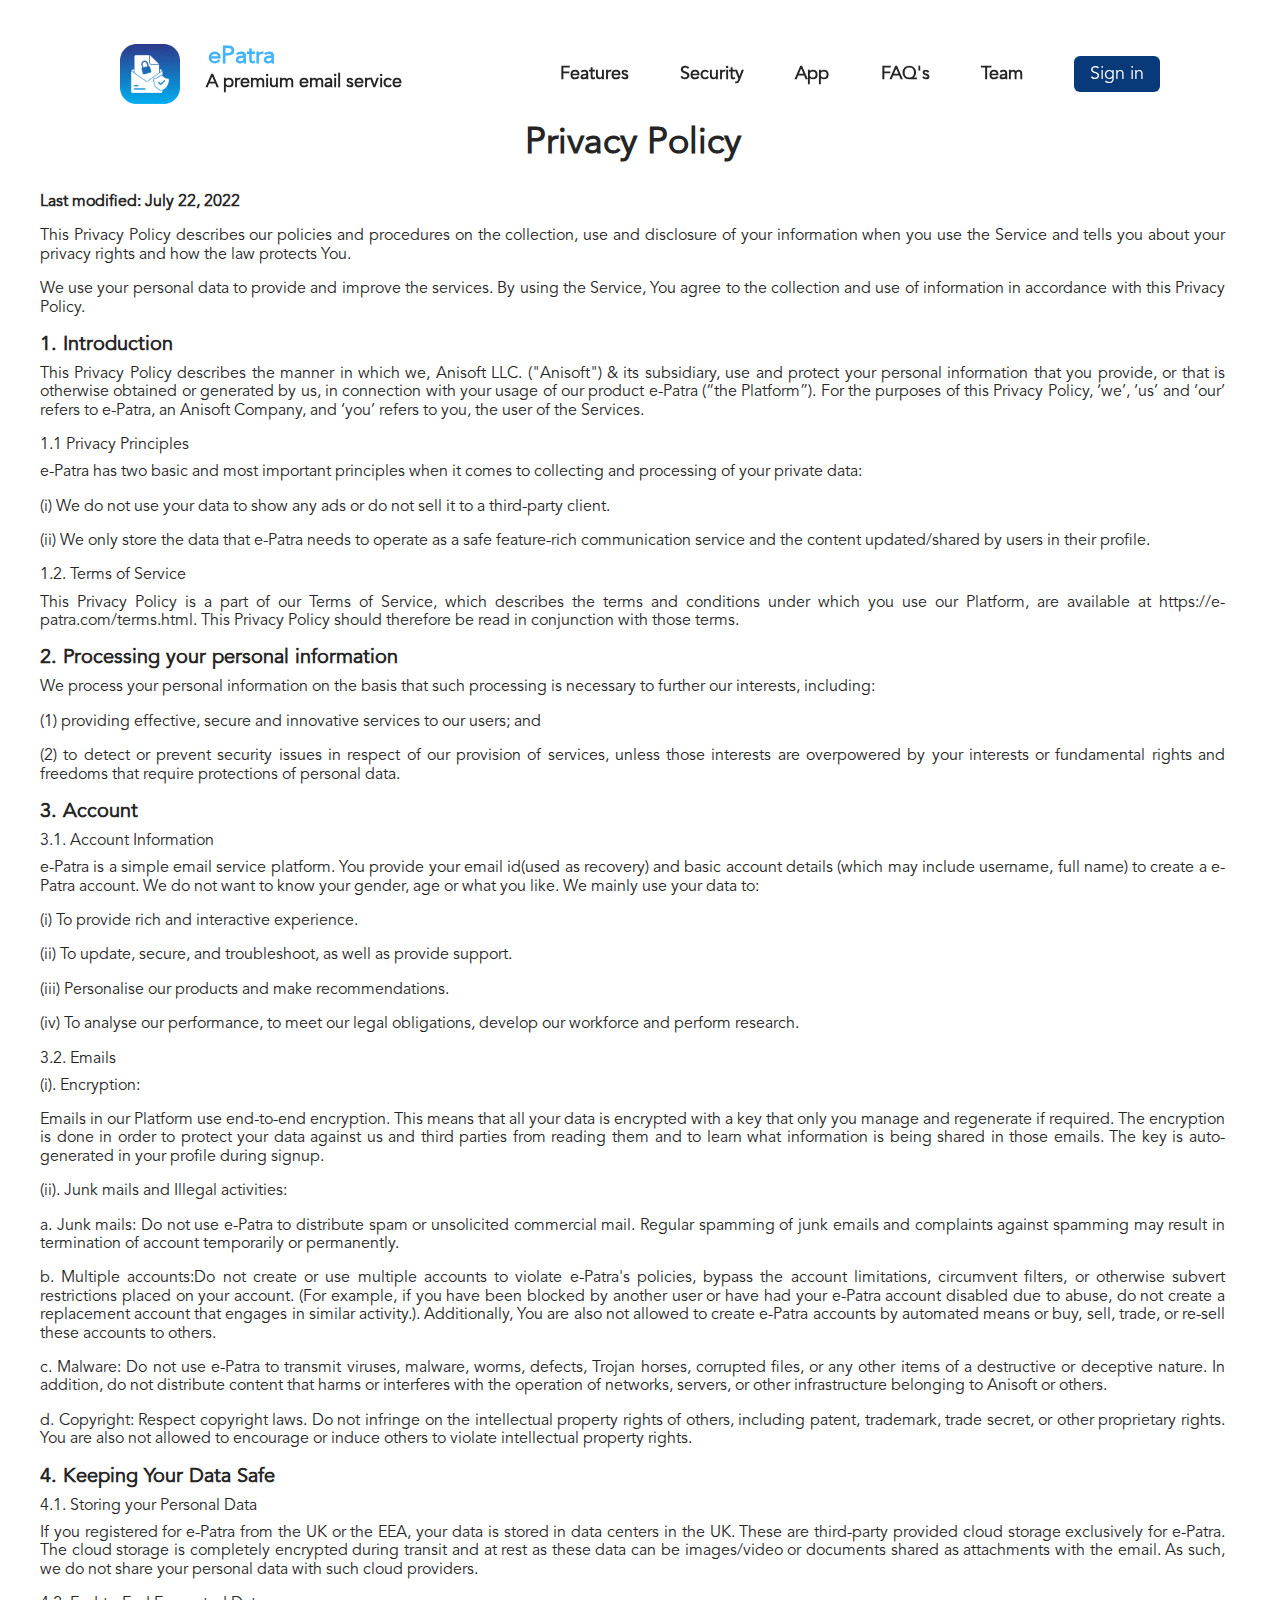
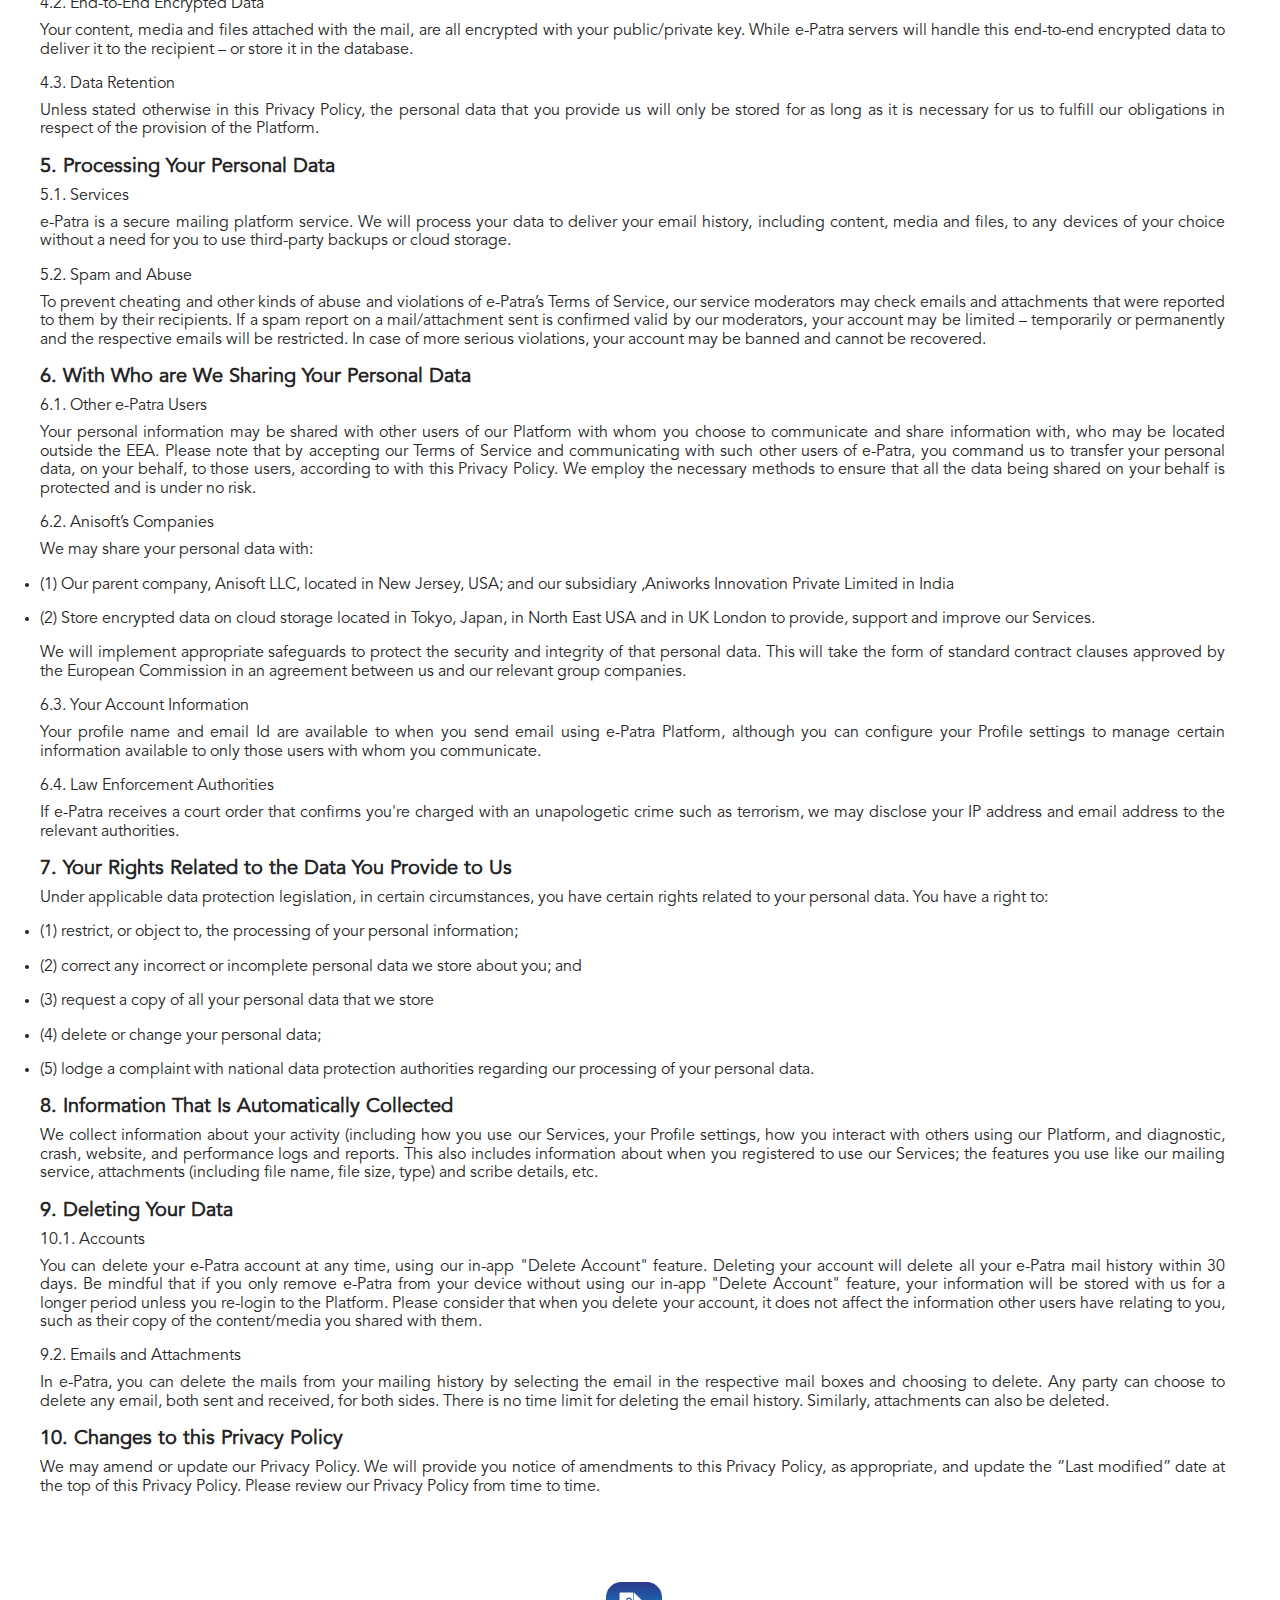
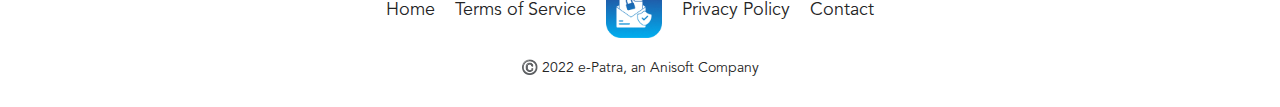
<file: privacy.html>
<!DOCTYPE html>
<html lang="en">

<head>
    <meta charset="UTF-8">
    <meta http-equiv="X-UA-Compatible" content="IE=edge">
    <meta name="viewport" content="width=device-width, initial-scale=1.0">
    <link rel="shortcut icon" href="assets/E-patra logo 1.png" type="image/x-icon">
    <link rel="stylesheet" href="css/bootstrap.min.css">
    <link rel="stylesheet" href="css/style.css">

    <title>e-Patra</title>
</head>

<body>

 <!-- /////////////////////////////////////////////////////////////////////////
        Navbar Starts Here 
    /////////////////////////////////////////////////////////////////////////////
    -->

    <nav class="navbar hide" id="nav">
        <a class="logo" href="./index.html">
            <img src="assets/E-patra logo 1.png" alt="Logo" class="Logo" id="logo1">
            <div>
                <div class="webName">
                    ePatra
                </div>
                <div class="webNameTag">
                    A premium email service
                </div>
            </div>
        </a>




        <div class="navLinks">
            <ul>
                <a href="#Features" class="navLink">
                    <li>
                        Features
                    </li>

                </a>
                <a href="#Security" class="navLink">
                    <li>
                        Security
                    </li>

                </a>
                <a href="#Apps" class="navLink">
                    <li>
                        App
                    </li>

                </a>

                <a href="#FAQ" class="navLink">
                    <li>
                        FAQ's
                    </li>

                </a>
                <a href="#Team" class="navLink">
                    <li>
                        Team
                    </li>

                </a>
                <a href="Signin" class="primaryBtn">
                    <li>
                        Sign in
                    </li>

                </a>

            </ul>


        </div>

        <div class="burger">
            <div class="menu"></div>
        </div>
    </nav>


    <!-- /////////////////////////////////////////////////////////////////////////
        Navbar Ends Here 
    /////////////////////////////////////////////////////////////////////////////
    -->



     <!-- ***** Special Area Start ***** -->
  <section class="special-area section_padding_0_50 lrpadding" id="about">
    <div class="container">
      <div class="row">
        <div class="col-12">
          <!-- Section Heading Area -->
          <div class="section-heading text-center">
          <br>  <h2 class="title">Privacy Policy</h2>
           
          </div>
        </div>
      </div>

      <div class="row">
        <!-- Single Special Area -->
        <div class="col-12">
              <div class="text-justify wow fadeInUp" data-wow-delay="0.2s">
               <br>
                <p><strong class="font-weight-bold">Last modified: July 22, 2022</strong></p>
            <p>This Privacy Policy describes our policies and procedures on the collection, use and disclosure of your information when you use the Service and tells you about your privacy rights and how the law protects You.</p>
            <p>We use your personal data to provide and improve the services. By using the Service, You agree to the collection and use of information in accordance with this Privacy Policy.</p>
            <div class="single-feature mt-15 mb-15"><h5>1. Introduction</h5></div>
            <p>This Privacy Policy describes the manner in which we, Anisoft LLC. ("Anisoft") & its subsidiary, use and protect your personal information that you provide, or that is otherwise obtained or generated by us, in connection with your usage of our product e-Patra (“the Platform”). For the purposes of this Privacy Policy, ‘we’, ‘us’ and ‘our’ refers to e-Patra, an Anisoft Company, and ‘you’ refers to you, the user of the Services.</p>
            <div class="single-feature mt-15 mb-15"><h6>1.1 Privacy Principles</h6></div>
            <p>e-Patra has two basic and most important principles when it comes to collecting and processing of your private data:</p>
              <p>(i) We do not use your data to show any ads or do not sell it to a third-party client.</p>
  <p>(ii) We only store the data that e-Patra needs to operate as a safe feature-rich communication service and the content updated/shared by users in their profile.</p>
             
            <div class="single-feature mt-15 mb-15"><h6>1.2. Terms of Service</h6></div>
            <p>This Privacy Policy is a part of our Terms of Service, which describes the terms and conditions under which you use our Platform, are available at <a href="https://e-patra.com/terms.html">https://e-patra.com/terms.html</a>. This Privacy Policy should therefore be read in conjunction with those terms.</p> 
            <div class="single-feature mt-15 mb-15"><h5>2. Processing your personal information</h5></div>
            <p>We process your personal information on the basis that such processing is necessary to further our interests, including:<br> 
              <p>(1) providing effective, secure and innovative services to our users; and</p>
           
              <p>(2) to detect or prevent security issues in respect of our provision of services, unless those interests are overpowered by your interests or fundamental rights and freedoms that require protections of personal data.</p> 
            <div class="single-feature mt-15 mb-15"><h5>3. Account</h5></div>
             <div class="single-feature mt-15 mb-15"><h6>3.1. Account Information</h6></div>
           
            <p>e-Patra is a simple email service platform. You provide your email id(used as recovery) and basic account details (which may include username, full name) to create a e-Patra account. We do not want to know your gender, age or what you like. We mainly use your data to:<br></p>
            <p>(i) To provide rich and interactive experience.</p>
        <p>(ii) To update, secure, and troubleshoot, as well as provide support.</p>
<p>(iii) Personalise our products and make recommendations.</p>
<p>(iv) To analyse our performance, to meet our legal obligations, develop our workforce and perform research.</p>
            <div class="single-feature mt-15 mb-15"><h6>3.2. Emails</h6></div>
                       
             <p> (i). Encryption:</p>
             <p>Emails in our Platform use end-to-end encryption. This means that all your data is encrypted with a key that only you manage and regenerate if required. The encryption is done in order to protect your data against us and third parties from reading them and to learn what information is being shared in those emails. The key is auto-generated in your profile during signup.</p> <p> (ii). Junk mails and Illegal activities: </p>
             <p>a. Junk mails: Do not use e-Patra to distribute spam or unsolicited commercial mail. Regular spamming of junk emails and complaints against spamming may result in termination of account temporarily or permanently.</p>
             <p>b. Multiple accounts:Do not create or use multiple accounts to violate e-Patra's policies, bypass the account limitations, circumvent filters, or otherwise subvert restrictions placed on your account. (For example, if you have been blocked by another user or have had your e-Patra account disabled due to abuse, do not create a replacement account that engages in similar activity.). Additionally, You are also not allowed to create e-Patra accounts by automated means or buy, sell, trade, or re-sell these accounts to others.</p>
             <p>c. Malware: Do not use e-Patra to transmit viruses, malware, worms, defects, Trojan horses, corrupted files, or any other items of a destructive or deceptive nature. In addition, do not distribute content that harms or interferes with the operation of networks, servers, or other infrastructure belonging to Anisoft or others.</p>
             <p>d. Copyright: Respect copyright laws. Do not infringe on the intellectual property rights of others, including patent, trademark, trade secret, or other proprietary rights. You are also not allowed to encourage or induce others to violate intellectual property rights.</p>
</p> 
    
            <div class="single-feature mt-15 mb-15"><h5>4. Keeping Your Data Safe</h5></div>
              <div class="single-feature mt-15 mb-15"><h6>4.1. Storing your Personal Data</h6></div>
            <p>If you registered for e-Patra from the UK or the EEA, your data is stored in data centers in the UK. These are third-party provided cloud storage exclusively for e-Patra. The cloud storage is completely encrypted during transit and at rest as these data can be images/video or documents shared as attachments with the email. As such, we do not share your personal data with such cloud providers.</p>
              <div class="single-feature mt-15 mb-15"><h6>4.2. End-to-End Encrypted Data</h6></div>
            <p>Your content, media and files attached with the mail, are all encrypted with your public/private key. While e-Patra servers will handle this end-to-end encrypted data to deliver it to the recipient – or store it in the database.</p>
              <div class="single-feature mt-15 mb-15"><h6>4.3. Data Retention</h6></div>
            <p>Unless stated otherwise in this Privacy Policy, the personal data that you provide us will only be stored for as long as it is necessary for us to fulfill our obligations in respect of the provision of the Platform.</p>
            
            <div class="single-feature mt-15 mb-15"><h5>5. Processing Your Personal Data</h5></div>
              <div class="single-feature mt-15 mb-15"><h6>5.1. Services</h6></div>
            <p>e-Patra is a secure mailing platform service. We will process your data to deliver your email history, including content, media and files, to any devices of your choice without a need for you to use third-party backups or cloud storage.</p>
              <div class="single-feature mt-15 mb-15"><h6>5.2. Spam and Abuse</h6></div>
            <p>To prevent cheating and other kinds of abuse and violations of e-Patra’s Terms of Service, our service moderators may check emails and attachments that were reported to them by their recipients. If a spam report on a mail/attachment sent is confirmed valid by our moderators, your account may be limited – temporarily or permanently and the respective emails will be restricted. In case of more serious violations, your account may be banned and cannot be recovered.</p>
              
  
  <div class="single-feature mt-15 mb-15"><h5>6. With Who are We Sharing Your Personal Data</h5></div>
              <div class="single-feature mt-15 mb-15"><h6>6.1. Other e-Patra Users</h6></div>
            <p>Your personal information may be shared with other users of our Platform with whom you choose to communicate and share information with, who may be located outside the EEA. Please note that by accepting our Terms of Service and communicating with such other users of e-Patra, you command us to transfer your personal data, on your behalf, to those users, according to with this Privacy Policy. We employ the necessary methods to ensure that all the data being shared on your behalf is protected and is under no risk.</p>
              <div class="single-feature mt-15 mb-15"><h6>6.2. Anisoft’s Companies</h6></div>
            <p>We may share your personal data with:</p>
            
      <ul>
              <li class="text-style"> <p>(1) Our parent company, Anisoft LLC, located in New Jersey, USA; and our subsidiary ,Aniworks Innovation Private Limited in India</li></p>
            <li class="text-style"> <p> (2) Store encrypted data on cloud storage located in Tokyo, Japan, in North East USA and in UK London to provide, support and improve our Services.</li></ul>
                <p> We will implement appropriate safeguards to protect the security and integrity of that personal data. This will take the form of standard contract clauses approved by the European Commission in an agreement between us and our relevant group companies.</p>
            <div class="single-feature mt-15 mb-15"><h6>6.3. Your Account Information</h6></div>
            <p>Your profile name and email Id are available to when you send email using e-Patra Platform, although you can configure your Profile settings to manage certain information available to only those users with whom you communicate.</p>
            
               
                <div class="single-feature mt-15 mb-15"><h6>6.4. Law Enforcement Authorities</h6></div>
            <p>If e-Patra receives a court order that confirms you're charged with an unapologetic crime such as terrorism, we may disclose your IP address and email address to the relevant authorities.</p>
            <div class="single-feature mt-15 mb-15">

  
 <div class="single-feature mt-15 mb-15"><h5>7. Your Rights Related to the Data You Provide to Us</h5></div>
             <p>Under applicable data protection legislation, in certain circumstances, you have certain rights related to your personal data. You have a right to:</p>
                <ul>
               <li class="text-style"> <p>(1) restrict, or object to, the processing of your personal information;</p></li>
                 <li class="text-style"> <p>(2) correct any incorrect or incomplete personal data we store about you; and</p></li>
                  <li class="text-style"> <p>(3) request a copy of all your personal data that we store</p></li> 
             
             <li class="text-style"> <p>(4) delete or change your personal data;</p></li>
              
                   <li class="text-style"> <p>(5) lodge a complaint with national data protection authorities regarding our processing of your personal data.</p></li></ul>

           
<div class="single-feature mt-15 mb-15"><h5>8. Information That Is Automatically Collected</h5></div>
           
            <p>We collect information about your activity (including how you use our Services, your Profile settings, how you interact with others using our Platform, and diagnostic, crash, website, and performance logs and reports. This also includes information about when you registered to use our Services; the features you use like our mailing service, attachments (including file name,  file size, type) and scribe details, etc.</p>
  

            
             <div class="single-feature mt-15 mb-15"><h5>9. Deleting Your Data</h5></div>
              <div class="single-feature mt-15 mb-15"><h6>10.1. Accounts</h6></div>
            <p>You can delete your e-Patra account at any time, using our in-app "Delete Account" feature. Deleting your account will delete all your e-Patra mail history within 30 days. Be mindful that if you only remove e-Patra from your device without using our in-app "Delete Account" feature, your information will be stored with us for a longer period unless you re-login to the Platform. Please consider that when you delete your account, it does not affect the information other users have relating to you, such as their copy of the content/media you shared with them.</p>
               <div class="single-feature mt-15 mb-15"><h6>9.2. Emails and Attachments</h6></div>
            <p>In e-Patra, you can delete the mails from your mailing history by selecting the email in the respective mail boxes and choosing to delete. Any party can choose to delete any email, both sent and received, for both sides. There is no time limit for deleting the email history. Similarly, attachments can also be deleted.</p>
  
 <div class="single-feature mt-15 mb-15"><h5>10. Changes to this Privacy Policy</h5></div>
            <p>We may amend or update our Privacy Policy. We will provide you notice of amendments to this Privacy Policy, as appropriate, and update the “Last modified” date at the top of this Privacy Policy. Please review our Privacy Policy from time to time.</p>
            <br>

           
          </div>
        </div>
      </div>
    </div>
   
  </section>
  <!-- ***** Special Area End ***** -->





   <!-- /////////////////////////////////////////////////////////////////////////
          Footer Section Starts Here 
      /////////////////////////////////////////////////////////////////////////////
      -->
      <footer class="footer">
        <div class="quickLinks">
            <ul>
                <a href="index.html" class="quickLink">
                    Home
                </a>
                <a href="terms.html" class="quickLink" target="_blank">
                    Terms of Service
                </a>

                <a href="index.html" class="quickLink">
                    <img src="assets/E-patra logo 1.png" alt="Logo" height="56px" width="56px">
                </a>
                <a href="index.html" class="quickLink">
                    Privacy Policy
                </a>
                <a href="index.html" class="quickLink">
                    Contact
                </a>


            </ul>

        </div>


        <div class="copywrite">
            ©️ 2022 e-Patra, an Anisoft Company
        </div>


    </footer>




    <!-- /////////////////////////////////////////////////////////////////////////
          Footer Section Ends Here 
      /////////////////////////////////////////////////////////////////////////////
      -->



    <!-- /////////////////////////////////////////////////////////////////////////
          Scroll to top starts Here 
      /////////////////////////////////////////////////////////////////////////////
      -->


      <div class="scrbtn hide" id="top">
        <div class="icon"></div>
    </div>



    <!-- /////////////////////////////////////////////////////////////////////////
         Scroll to top Ends Here 
      /////////////////////////////////////////////////////////////////////////////
      -->


   
      <script src="js/app.js"></script>


</body>

</html>
</file>
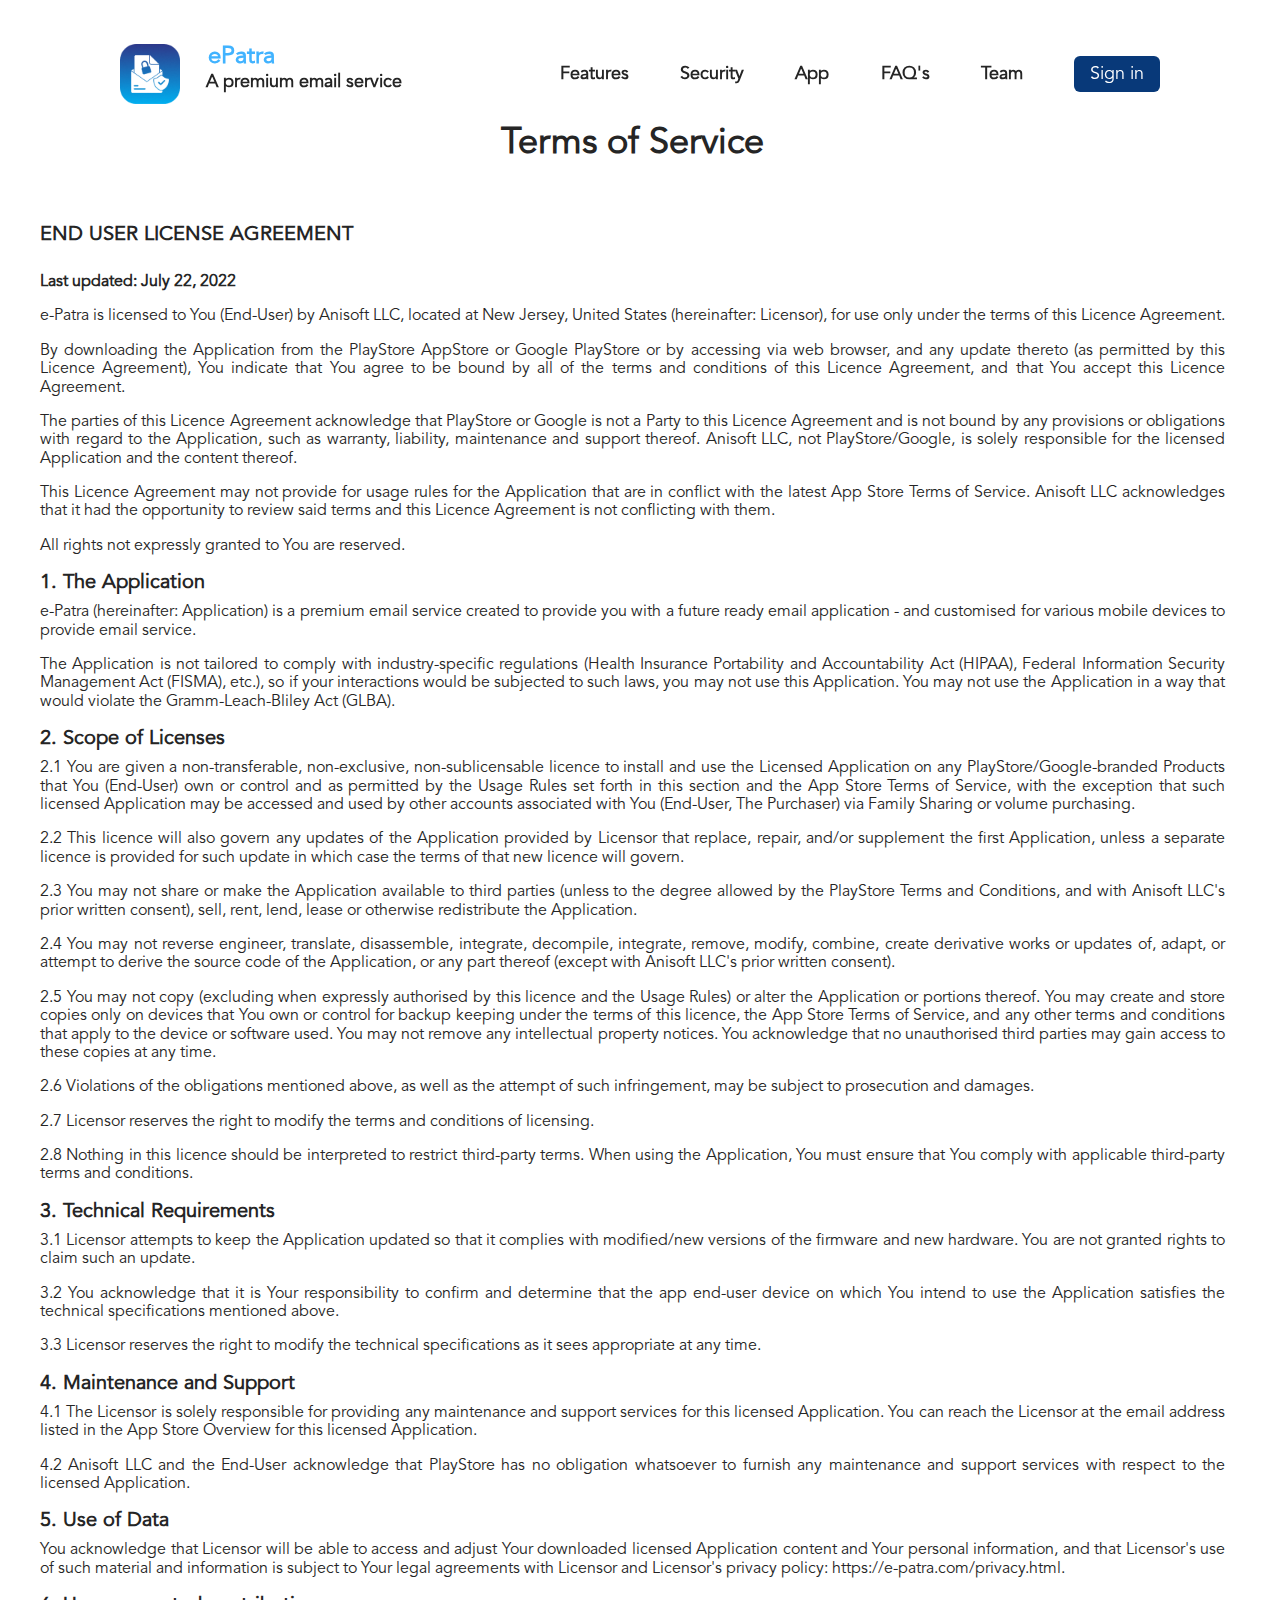
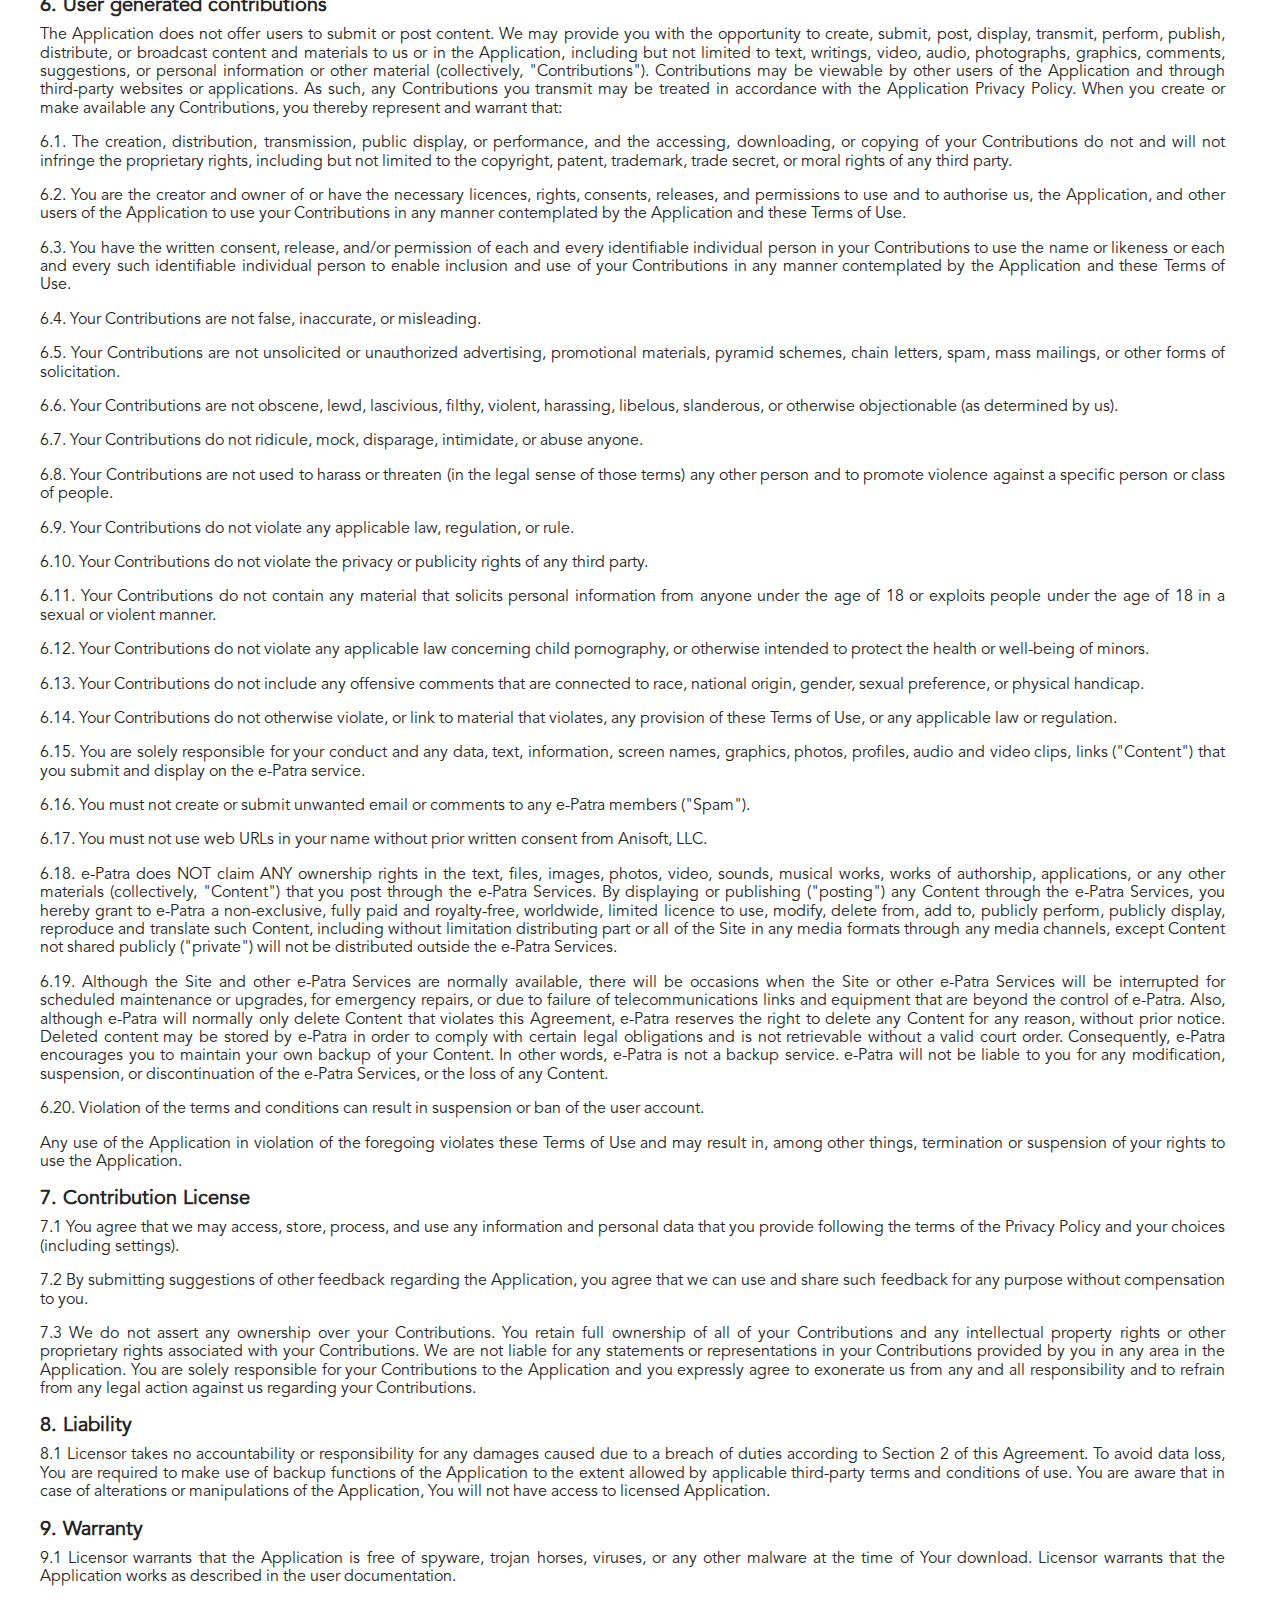
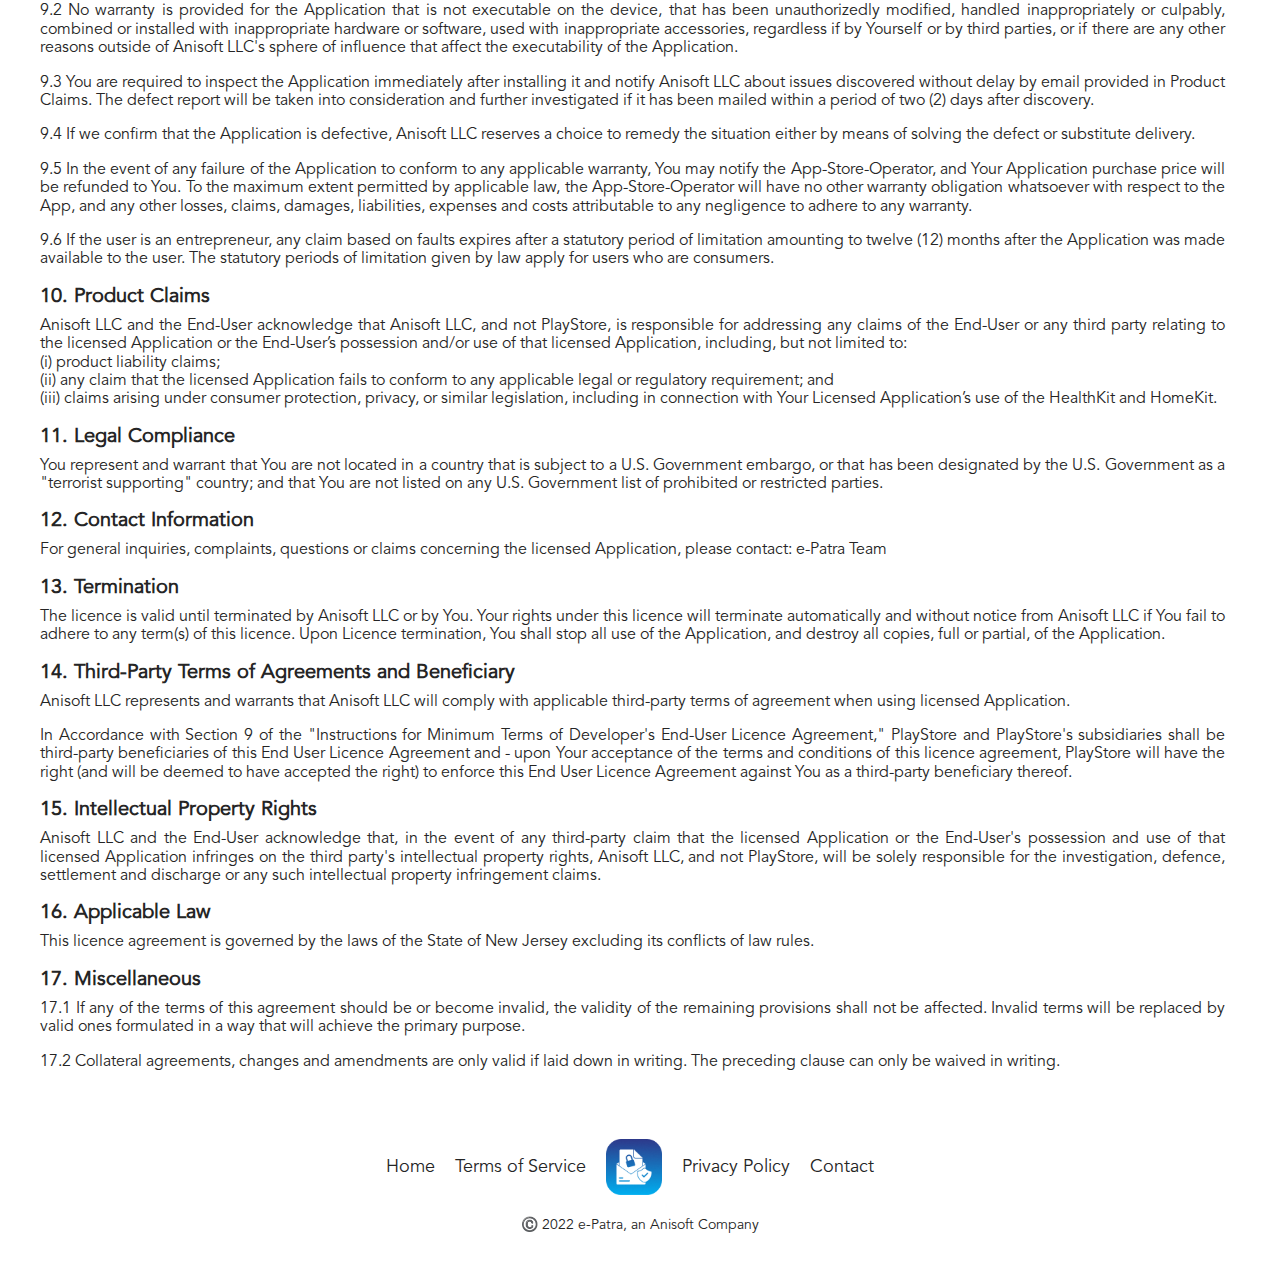
<file: terms.html>
<!DOCTYPE html>
<html lang="en">

<head>
    <meta charset="UTF-8">
    <meta http-equiv="X-UA-Compatible" content="IE=edge">
    <meta name="viewport" content="width=device-width, initial-scale=1.0">
    <link rel="shortcut icon" href="assets/E-patra logo 1.png" type="image/x-icon">
    <link rel="stylesheet" href="css/bootstrap.min.css">
    <link rel="stylesheet" href="css/style.css">

    <title>e-Patra</title>
</head>

<body>

  <!-- /////////////////////////////////////////////////////////////////////////
        Navbar Starts Here 
    /////////////////////////////////////////////////////////////////////////////
    -->

    <nav class="navbar hide" id="nav">
        <a class="logo" href="./index.html">
            <img src="assets/E-patra logo 1.png" alt="Logo" class="Logo" id="logo1">
            <div>
                <div class="webName">
                    ePatra
                </div>
                <div class="webNameTag">
                    A premium email service
                </div>
            </div>
        </a>




        <div class="navLinks">
            <ul>
                <a href="#Features" class="navLink">
                    <li>
                        Features
                    </li>

                </a>
                <a href="#Security" class="navLink">
                    <li>
                        Security
                    </li>

                </a>
                <a href="#Apps" class="navLink">
                    <li>
                        App
                    </li>

                </a>

                <a href="#FAQ" class="navLink">
                    <li>
                        FAQ's
                    </li>

                </a>
                <a href="#Team" class="navLink">
                    <li>
                        Team
                    </li>

                </a>
                <a href="Signin" class="primaryBtn">
                    <li>
                        Sign in
                    </li>

                </a>

            </ul>


        </div>

        <div class="burger">
            <div class="menu"></div>
        </div>
    </nav>


    <!-- /////////////////////////////////////////////////////////////////////////
        Navbar Ends Here 
    /////////////////////////////////////////////////////////////////////////////
    -->



    <!--====== HERO PART START ======-->

    <section>
        <section class="special-area section_padding_0_50 lrpadding">
            <div class="container">
                <div class="row">
                    <div class="col-12">
                        <!-- Section Heading Area -->
                        <div class="section-heading text-center">
                            <br>
                            <h2 class="title">Terms of Service</h2>

                        </div>
                    </div>
                </div>
                <div class="row">
                    <!-- Single Special Area -->
                    <div class="col-12">
                        <div class="text-justify wow fadeInUp" data-wow-delay="0.2s">
                            <div class="single-feature mt-15 mb-15">
                                <h5><br><br>END USER LICENSE AGREEMENT</h5><br>
                            </div>
                            <p><strong class="font-weight-bold">Last updated: July 22, 2022</strong></p>
                            <p>e-Patra is licensed to You (End-User) by Anisoft LLC, located at New Jersey, United States (hereinafter: Licensor), for use only under the terms of this Licence Agreement.
</p>
                            <p>By downloading the Application from the PlayStore AppStore or Google PlayStore or by accessing via web browser, and any update thereto (as permitted by this Licence Agreement), You indicate that You agree to be bound by all of the terms and conditions of this Licence Agreement, and that You accept this Licence Agreement.
 </p>
                            <p>The parties of this Licence Agreement acknowledge that PlayStore or Google is not a Party to this Licence Agreement and is not bound by any provisions or obligations with regard to the Application, such as warranty, liability, maintenance and support thereof. Anisoft LLC, not PlayStore/Google, is solely responsible for the licensed Application and the content thereof.</p>
                            <p>This Licence Agreement may not provide for usage rules for the Application that are in conflict with the latest App Store Terms of Service. Anisoft LLC acknowledges that it had the opportunity to review said terms and this Licence Agreement is not conflicting with them.
 </p>
                            <p>All rights not expressly granted to You are reserved.</p>

                            <div class="single-feature mt-15 mb-15">
                                <h5>1. The Application</h5>
                            </div>
                            <p>e-Patra (hereinafter: Application) is a premium email service created to provide you with a future ready email application - and customised for various mobile devices to provide email service. </p>
                            <p>The Application is not tailored to comply with industry-specific regulations (Health Insurance Portability and Accountability Act (HIPAA), Federal Information Security Management Act (FISMA), etc.), so if your interactions would be subjected to such laws, you may not use this Application. You may not use the Application in a way that would violate the Gramm-Leach-Bliley Act (GLBA).</p>

                            <div class="single-feature mt-15 mb-15">
                                <h5>2. Scope of Licenses</h5>
                            </div>

                           
                                    <p>2.1 You are given a non-transferable, non-exclusive, non-sublicensable licence to install and use the Licensed Application on any PlayStore/Google-branded Products that You (End-User) own or control and as permitted by the Usage Rules set forth in this section and the App Store Terms of Service, with the exception that such licensed Application may be accessed and used by other accounts associated with You (End-User, The Purchaser) via Family Sharing or volume purchasing.</p>
                                 
                                    <p>2.2 This licence will also govern any updates of the Application provided by Licensor that replace, repair, and/or supplement the first Application, unless a separate licence is provided for such update in which case the terms of that new licence will govern.</p>
                                
                                    <p>2.3 You may not share or make the Application available to third parties (unless to the degree allowed by the PlayStore Terms and Conditions, and with Anisoft LLC's prior written consent), sell, rent, lend, lease or otherwise redistribute the Application.</p>
                                
                                    <p>2.4 You may not reverse engineer, translate, disassemble, integrate, decompile, integrate, remove, modify, combine, create derivative works or updates of, adapt, or attempt to derive the source code of the Application, or any part thereof (except with Anisoft LLC's prior written consent).</p>
                               
                                    <p>2.5 You may not copy (excluding when expressly authorised by this licence and the Usage Rules) or alter the Application or portions thereof. You may create and store copies only on devices that You own or control for backup keeping under the terms of this licence, the App Store Terms of Service, and any other terms and conditions that apply to the device or software used. You may not remove any intellectual property notices. You acknowledge that no unauthorised third parties may gain access to these copies at any time.</p>
                                
                                    <p>2.6 Violations of the obligations mentioned above, as well as the attempt of such infringement, may be subject to prosecution and damages.
</p>
                                
                                    <p>2.7 Licensor reserves the right to modify the terms and conditions of licensing.</p>
                                
                                    <p>2.8 Nothing in this licence should be interpreted to restrict third-party terms. When using the Application, You must ensure that You comply with applicable third-party terms and conditions.</p>
                                 

                            <div class="single-feature mt-15 mb-15">
                                <h5>3. Technical Requirements</h5>
                            </div>

                            <p>3.1 Licensor attempts to keep the Application updated so that it complies with modified/new versions of the firmware and new hardware. You are not granted rights to claim such an update.</p>
                            <p>3.2 You acknowledge that it is Your responsibility to confirm and determine that the app end-user device on which You intend to use the Application satisfies the technical specifications mentioned above.</p>
                            <p>3.3 Licensor reserves the right to modify the technical specifications as it sees appropriate at any time.
</p>

                            <div class="single-feature mt-15 mb-15">
                                <h5>4. Maintenance and Support</h5>
                            </div>
                            <p>4.1 The Licensor is solely responsible for providing any maintenance and support services for this licensed Application. You can reach the Licensor at the email address listed in the App Store Overview for this licensed Application.
</p>
                            <p>4.2 Anisoft LLC and the End-User acknowledge that PlayStore has no obligation whatsoever to furnish any maintenance and support services with respect to the licensed Application.
</p>

                            <div class="single-feature mt-15 mb-15">
                                <h5>5. Use of Data</h5>
                            </div>
                            <p>You acknowledge that Licensor will be able to access and adjust Your downloaded licensed Application content and Your personal information, and that Licensor's use of such material and information is subject to Your legal agreements with Licensor and Licensor's privacy policy:<a href="https://e-patra.com/privacy.html">
                                    https://e-patra.com/privacy.html.</a></p>
                            <div class="single-feature mt-15 mb-15">
                                <h5>6. User generated contributions</h5>
                            </div>
                            <p>The Application does not offer users to submit or post content. We may provide you with the opportunity to create, submit, post, display, transmit, perform, publish, distribute, or broadcast content and materials to us or in the Application, including but not limited to text, writings, video, audio, photographs, graphics, comments, suggestions, or personal information or other material (collectively, "Contributions"). Contributions may be viewable by other users of the Application and through third-party websites or applications. As such, any Contributions you transmit may be treated in accordance with the Application Privacy Policy. When you create or make available any Contributions, you thereby represent and warrant that:</p>


                            
                                    <p>6.1. The creation, distribution, transmission, public display, or performance, and the accessing, downloading, or copying of your Contributions do not and will not infringe the proprietary rights, including but not limited to the copyright, patent, trademark, trade secret, or moral rights of any third party.</p>
                                
                                    <p>6.2. You are the creator and owner of or have the necessary licences, rights, consents, releases, and permissions to use and to authorise us, the Application, and other users of the Application to use your Contributions in any manner contemplated by the Application and these Terms of Use.</p>
                               
                                    <p>6.3. You have the written consent, release, and/or permission of each and every identifiable individual person in your Contributions to use the name or likeness or each and every such identifiable individual person to enable inclusion and use of your Contributions in any manner contemplated by the Application and these Terms of Use.</p>
                                
                                    <p>6.4. Your Contributions are not false, inaccurate, or misleading.
</p>
                                
                                    <p>6.5. Your Contributions are not unsolicited or unauthorized advertising,
                                        promotional
                                        materials, pyramid schemes, chain letters, spam, mass mailings, or other forms
                                        of
                                        solicitation.</p>
                               
                                    <p>6.6. Your Contributions are not obscene, lewd, lascivious, filthy, violent,
                                        harassing,
                                        libelous, slanderous, or otherwise objectionable (as determined by us).</p>
                                
                                    <p>6.7. Your Contributions do not ridicule, mock, disparage, intimidate, or abuse
                                        anyone.
                                    </p>
                               
                                    <p>6.8. Your Contributions are not used to harass or threaten (in the legal sense of
                                        those
                                        terms) any other person and to promote violence against a specific person or
                                        class
                                        of people.</p>
                               
                                    <p>6.9. Your Contributions do not violate any applicable law, regulation, or rule.
                                    </p>
                                
                                    <p>6.10. Your Contributions do not violate the privacy or publicity rights of any
                                        third
                                        party.</p>
                                 
                                    <p>6.11. Your Contributions do not contain any material that solicits personal
                                        information
                                        from anyone under the age of 18 or exploits people under the age of 18 in a
                                        sexual
                                        or violent manner.</p>
                                
                                    <p>6.12. Your Contributions do not violate any applicable law concerning child
                                        pornography, or otherwise intended to protect the health or well-being of
                                        minors.
                                    </p>
                                
                                    <p>6.13. Your Contributions do not include any offensive comments that are connected
                                        to
                                        race, national origin, gender, sexual preference, or physical handicap.</p>
                                
                                    <p>6.14. Your Contributions do not otherwise violate, or link to material that
                                        violates,
                                        any provision of these Terms of Use, or any applicable law or regulation.</p>
                                
                                    <p>6.15. You are solely responsible for your conduct and any data, text, information, screen names, graphics, photos, profiles, audio and video clips, links ("Content") that you submit and display on the e-Patra service.
</p>
                               
                                    <p>6.16. You must not create or submit unwanted email or comments to any e-Patra
                                        members ("Spam").</p>
                                
                                    <p>6.17. You must not use web URLs in your name without prior written consent from
                                        Anisoft, LLC.</p>
                                
                                    <p>6.18. e-Patra does NOT claim ANY ownership rights in the text, files, images, photos, video, sounds, musical works, works of authorship, applications, or any other materials (collectively, "Content") that you post through the e-Patra Services. By displaying or publishing ("posting") any Content through the e-Patra Services, you hereby grant to e-Patra a non-exclusive, fully paid and royalty-free, worldwide, limited licence to use, modify, delete from, add to, publicly perform, publicly display, reproduce and translate such Content, including without limitation distributing part or all of the Site in any media formats through any media channels, except Content not shared publicly ("private") will not be distributed outside the e-Patra Services.
                                    </p>
                                
                                    <p>6.19. Although the Site and other e-Patra Services are normally available, there will be occasions when the Site or other e-Patra Services will be interrupted for scheduled maintenance or upgrades, for emergency repairs, or due to failure of telecommunications links and equipment that are beyond the control of e-Patra. Also, although e-Patra will normally only delete Content that violates this Agreement, e-Patra reserves the right to delete any Content for any reason, without prior notice. Deleted content may be stored by e-Patra in order to comply with certain legal obligations and is not retrievable without a valid court order. Consequently, e-Patra encourages you to maintain your own backup of your Content. In other words, e-Patra is not a backup service. e-Patra will not be liable to you for any modification, suspension, or discontinuation of the e-Patra Services, or the loss of any Content.
  </p>
                                
                                    <p>6.20. Violation of the terms and conditions can result in suspension or ban of
                                        the user account.</p>
                               
                                        
                            <p>Any use of the Application in violation of the foregoing violates these Terms of Use and
                                may
                                result in, among other things, termination or suspension of your rights to use the
                                Application.</p>

                            <div class="single-feature mt-15 mb-15">
                                <h5>7. Contribution License</h5>
                            </div>
                            <p>7.1 You agree that we may access, store, process, and use any information and personal data that you provide following the terms of the Privacy Policy and your choices (including settings).
                            </p>
                            <p>7.2 By submitting suggestions of other feedback regarding the Application, you agree that we can use and share such feedback for any purpose without compensation to you. </p>
                            <p>7.3 We do not assert any ownership over your Contributions. You retain full ownership of all of your Contributions and any intellectual property rights or other proprietary rights associated with your Contributions. We are not liable for any statements or representations in your Contributions provided by you in any area in the Application. You are solely responsible for your Contributions to the Application and you expressly agree to exonerate us from any and all responsibility and to refrain from any legal action against us regarding your Contributions.
 </p>
                            <div class="single-feature mt-15 mb-15">
                                <h5>8. Liability</h5>
                            </div>
                            <p>8.1 Licensor takes no accountability or responsibility for any damages caused due to a breach of duties according to Section 2 of this Agreement. To avoid data loss, You are required to make use of backup functions of the Application to the extent allowed by applicable third-party terms and conditions of use. You are aware that in case of alterations or manipulations of the Application, You will not have access to licensed Application.
                            </p>
                            <div class="single-feature mt-15 mb-15">
                                <h5>9. Warranty</h5>
                            </div>
                            <p>9.1 Licensor warrants that the Application is free of spyware, trojan horses, viruses, or any other malware at the time of Your download. Licensor warrants that the Application works as described in the user documentation.
  </p>
                            <p>9.2 No warranty is provided for the Application that is not executable on the device, that has been unauthorizedly modified, handled inappropriately or culpably, combined or installed with inappropriate hardware or software, used with inappropriate accessories, regardless if by Yourself or by third parties, or if there are any other reasons outside of Anisoft LLC's sphere of influence that affect the executability of the Application. </p>
                            <p>9.3 You are required to inspect the Application immediately after installing it and notify Anisoft LLC about issues discovered without delay by email provided in Product Claims. The defect report will be taken into consideration and further investigated if it has been mailed within a period of two (2) days after discovery.
                            </p>
                            <p>9.4 If we confirm that the Application is defective, Anisoft LLC reserves a choice to remedy the situation either by means of solving the defect or substitute delivery.
 </p>
                            <p>9.5 In the event of any failure of the Application to conform to any applicable warranty, You may notify the App-Store-Operator, and Your Application purchase price will be refunded to You. To the maximum extent permitted by applicable law, the App-Store-Operator will have no other warranty obligation whatsoever with respect to the App, and any other losses, claims, damages, liabilities, expenses and costs attributable to any negligence to adhere to any warranty.
</p>
                            <p>9.6 If the user is an entrepreneur, any claim based on faults expires after a statutory period of limitation amounting to twelve (12) months after the Application was made available to the user. The statutory periods of limitation given by law apply for users who are consumers.

                            </p>
                            <div class="single-feature mt-15 mb-15">
                                <h5>10. Product Claims</h5>
                            </div>
                            <p>Anisoft LLC and the End-User acknowledge that Anisoft LLC, and not PlayStore, is responsible for addressing any claims of the End-User or any third party relating to the licensed Application or the End-User’s possession and/or use of that licensed Application, including, but not limited to:<br>
                                (i) product liability claims;
<br>
                                (ii) any claim that the licensed Application fails to conform to any applicable legal or regulatory requirement; and
<br>
                                (iii) claims arising under consumer protection, privacy, or similar legislation, including in connection with Your Licensed Application’s use of the HealthKit and HomeKit.</p>

                            <div class="single-feature mt-15 mb-15">
                                <h5>11. Legal Compliance</h5>
                            </div>
                            <p>You represent and warrant that You are not located in a country that is subject to a U.S. Government embargo, or that has been designated by the U.S. Government as a "terrorist supporting" country; and that You are not listed on any U.S. Government list of prohibited or restricted parties.
                            </p>
                            <div class="single-feature mt-15 mb-15">
                                <h5>12. Contact Information</h5>
                            </div>
                            <p>For general inquiries, complaints, questions or claims concerning the licensed
                                Application,
                                please contact: <a href="https://e-patra.com/#contact">e-Patra Team</a></p>

                            <div class="single-feature mt-15 mb-15">
                                <h5>13. Termination</h5>
                            </div>

                            <p>The licence is valid until terminated by Anisoft LLC or by You. Your rights under this licence will terminate automatically and without notice from Anisoft LLC if You fail to adhere to any term(s) of this licence. Upon Licence termination, You shall stop all use of the Application, and destroy all copies, full or partial, of the Application.
</p>

                            <div class="single-feature mt-15 mb-15">
                                <h5>14. Third-Party Terms of Agreements and Beneficiary</h5>
                            </div>

                            <p>Anisoft LLC represents and warrants that Anisoft LLC will comply with applicable third-party terms of agreement when using licensed Application.
</p>
                            <p>In Accordance with Section 9 of the "Instructions for Minimum Terms of Developer's End-User Licence Agreement," PlayStore and PlayStore's subsidiaries shall be third-party beneficiaries of this End User Licence Agreement and - upon Your acceptance of the terms and conditions of this licence agreement, PlayStore will have the right (and will be deemed to have accepted the right) to enforce this End User Licence Agreement against You as a third-party beneficiary thereof.</p>

                            <div class="single-feature mt-15 mb-15">
                                <h5>15. Intellectual Property Rights</h5>
                            </div>

                            <p>Anisoft LLC and the End-User acknowledge that, in the event of any third-party claim that the licensed Application or the End-User's possession and use of that licensed Application infringes on the third party's intellectual property rights, Anisoft LLC, and not PlayStore, will be solely responsible for the investigation, defence, settlement and discharge or any such intellectual property infringement claims.
</p>

                            <div class="single-feature mt-15 mb-15">
                                <h5>16. Applicable Law</h5>
                            </div>

                            <p>This licence agreement is governed by the laws of the State of New Jersey excluding its conflicts of law rules.</p>

                  <!--          <div class="single-feature mt-15 mb-15">
                                <h5>17. Subscription, Cancellation, Refund & Termination Policy</h5>
                            </div>

                            <p><strong class="font-weight-bold">17.1 Automatic Renewals</strong></p>
                            <p>By default, your storage purchase is set to automatically renew at the end of your
                                subscription. At any
                                point during your subscription, you can upgrade to a larger storage plan. You'll upgrade
                                to your new
                                storage plan will be effective immediately.</p>
                            <p>If you purchased a storage subscription under the old pricing plan, you can renew your
                                subscription
                                until
                                you choose to upgrade or until your payment information expires.</p>
                            <p>If your auto-renewal fails, a ten-day grace period will be added to your subscription so
                                that you're
                                able
                                to update your payment information. During this grace period, you won't lose access to
                                anything in your
                                e-Patra Account or your current storage plan.</p>

                            <p><strong class="font-weight-bold">17.2 If your subscription is canceled or
                                    expires</strong></p>
                            <p>If you cancel your storage plan or when your storage plan expires, your storage limits
                                will reset to
                                the
                                free levels at the end of your billing cycle. If you reach or exceed the free storage
                                limit:</p>
                            <p>(i) You won't be able to sync or upload new files. Until you reduce your storage usage or
                                purchase a
                                new
                                plan, sync between your devices will stop until further action is taken. </p>
                            <p>(ii) And, if you remain in-active or go over your storage quota for 60 days or longer,
                                all files above
                                the free storage levels will be deleted from the cloud.</p>

                            <p><strong class="font-weight-bold">17.3 Cancel your subscription</strong></p>
                            <p>You can cancel your storage subscription within three days of payment. Requests post
                                three days will
                                not
                                be considered for refund but will be cancelled from next subsequent billing month.</p>

                            <p><strong class="font-weight-bold">17.4 Refund Policy</strong></p>
                            <p>e-Patra storage plan purchases are refundable only within three days from the day of
                                subscription. The
                                amount of storage you purchased is yours for the length of the subscription.</p>
                            <p>e-Patra may deny you access to all or any part of the Services or terminate your account
                                with or
                                without prior notice if you engage in any conduct or activities that e-Patra determines,
                                in its sole
                                discretion, violates e-Patra's Terms of Service or the rights of e-Patra or is otherwise
                                inappropriate. Without limitation, e-Patra may deny you access to the Services or
                                terminate your
                                e-Patra account, without providing any refund.</p>
                            <p>All Fees paid or accrued in connection with any Services are non-refundable, and e-Patra
                                will not
                                prorate any Fees paid for a subscription that is terminated before the end of its term.
                            </p>

                            <p>For any other billing questions, please contact <a
                                    href="mailto:e-Patra@anisoft.us">e-Patra@anisoft.us</a>.
                            </p>
-->
                            <div class="single-feature mt-15 mb-15">
                                <h5>17. Miscellaneous</h5>
                            </div>

                            <p>17.1 If any of the terms of this agreement should be or become invalid, the validity of the remaining provisions shall not be affected. Invalid terms will be replaced by valid ones formulated in a way that will achieve the primary purpose.
</p>
                            <p>17.2 Collateral agreements, changes and amendments are only valid if laid down in writing. The preceding clause can only be waived in writing.
</p>


                           
                        </div>
                    </div>
                </div>
        </section>
    </section>

    <!--====== HERO PART ENDS ======-->

   <!-- /////////////////////////////////////////////////////////////////////////
          Footer Section Starts Here 
      /////////////////////////////////////////////////////////////////////////////
      -->
      <footer class="footer">
        <div class="quickLinks">
            <ul>
                <a href="index.html" class="quickLink">
                    Home
                </a>
                <a href="terms.html" class="quickLink">
                    Terms of Service
                </a>

                <a href="index.html" class="quickLink">
                    <img src="assets/E-patra logo 1.png" alt="Logo" height="56px" width="56px">
                </a>
                <a href="privacy.html" class="quickLink" >
                    Privacy Policy
                </a>
                <a href="index.html" class="quickLink">
                    Contact
                </a>


            </ul>

        </div>


        <div class="copywrite">
            ©️ 2022 e-Patra, an Anisoft Company
        </div>


    </footer>




    <!-- /////////////////////////////////////////////////////////////////////////
          Footer Section Ends Here 
      /////////////////////////////////////////////////////////////////////////////
      -->

      

    <!-- /////////////////////////////////////////////////////////////////////////
          Scroll to top starts Here 
      /////////////////////////////////////////////////////////////////////////////
      -->


    <div class="scrbtn hide" id="top">
        <div class="icon"></div>
    </div>



    <!-- /////////////////////////////////////////////////////////////////////////
         Scroll to top Ends Here 
      /////////////////////////////////////////////////////////////////////////////
      -->



      <script src="./js/app.js"></script>

  

</body>

</html>
</file>
<file: css/style.css>
@font-face {
    font-family: 'Avenir LT Std Heavy';
    src: url(../assets/Fonts/AvenirLTStd-Book.otf);
}

:root {
    /* Fonts */
    --content: "Avenir LT Std Heavy", sans-serif;
    --heading: "Avenir LT Std Heavy", sans-serif;

    /* Colors */
    --blue: rgb(65, 179, 255);
    --purple: #CFBDFC;
    --black: #252525;
    --white: #FFFFFF;
    --mheading: #083979;
     

}


* {
    margin: 0;
    padding: 0;
    box-sizing: border-box;
    scroll-behavior: smooth;
}


body {
    background-color: var(--white);
    color: var(--black);
    font-family: var(--content);
    overflow-x: hidden;
}

a {
    color: inherit;
    text-decoration: none;
}

.Section {
    padding: 50px 120px;
}

span {
    background: #56CCF2;
    /* fallback for old browsers */
    background: -webkit-linear-gradient(to right, #2F80ED, #56CCF2);
    /* Chrome 10-25, Safari 5.1-6 */
    background: linear-gradient(to right, #2F80ED, #56CCF2);
    /* W3C, IE 10+/ Edge, Firefox 16+, Chrome 26+, Opera 12+, Safari 7+ */



    background-clip: content-box;
    -webkit-background-clip: text;
    -webkit-text-fill-color: transparent;
}

.primaryBtn {
    font-size: 18px;
    background: var(--mheading);
    color: var(--white);
    padding: 8px 16px;
    border-radius: 6px;
    transition: all 200ms ease-in-out;
}

.primaryBtn:hover {
    transform: scale(1.04);
}


.title {
    font-size: 36px;
    font-weight: 700;
}


/* //////////////////////////////////////////////////////////////////
             Navbar Starts Here
    ////////////////////////////////////////////////////////////////  
 */
.navbar {
    width: 100%;
    height: 12vh;
    display: flex;
    padding: 20px 120px;
    justify-content: space-between;
    align-items: center;
    position: fixed;
    top: 0;

    z-index: 1;


}


.navbar.show{
    width: 100%;
    height: 12vh;
    display: flex;
    padding: 20px 120px;
    justify-content: space-between;
    align-items: center;
    position: fixed;
    top: 0;

    z-index: 1;


}

.navbar .logo {

    transition: all 200ms ease-in-out;
    display: flex;
}

.navbar .logo img{
    width:60px;
     height:60px;
}

.navbar .Logo {
    margin-right: 16px;
}

.navbar .webName {
    font-size: 24px;
    font-weight: 600;
    font-family: var(--heading);
    /* text-align: center; */
    padding-left: 12px;
    color: var(--blue);
}

.navbar .webNameTag {
    font-size: 18px;
    font-weight: 600;
    padding-left: 10px;
}

.navbar .navLinks ul {
    list-style-type: none;
    display: flex;
    justify-content: space-between;
    width: 600px;
}

.navbar .navLinks .navLink {
    transition: all 200ms;
    font-size: 18px;
    font-weight: 600;
    padding: 8px 0px;
    transition: all 200ms ease-in-out;
}


.navbar .navLinks .navLink:hover {
    color: var(--blue);
}

.navbar.show {
    background: var(--white);
    /* padding: 40px 120px 0px 140px; */
    height: 80px;
    padding: 0px 120px;
    transition: all 300ms ease-in-out;

}

.navbar.hide {
    margin-top: 20px;
    background: transparent;
}

.navbar .burger {
    display: none;

}


/* //////////////////////////////////////////////////////////////////
             Navbar Ends Here
    ////////////////////////////////////////////////////////////////  
 */


/* //////////////////////////////////////////////////////////////////
             Hero Section Starts Here
    ////////////////////////////////////////////////////////////////  
 */


.hero {
    width: 100%;
    display: flex;
    align-items: center;
    justify-content: center;
    height: auto;
    line-height: 1.5;
    padding: 140px 50px 50px 50px;
    /* margin-top: 80px; */
}

.hero .heading {
    font-size: 36px;
    text-align: center;
    font-weight: 700;

}

.hero .headings {
    display: flex;
    flex-direction: column;
    color: var(--mheading);
}

.hero .mailicon img {
    height: 368px;
    width: 368px;

}

.hero .headings .btns {
    margin-top: 20px;
    text-align: center;
}


.hero .headings .btns img {
    width: 119px;
    height: 40px;
}

.hero .headings .btns .plays {
    margin-right: 20px;
}

.hero .Subheading {
    font-size: 24px;
    text-align: center;
    font-weight: 600;
    color: var(--mheading);
}


.bg {
    background: radial-gradient(53.8% 74.52% at 69.44% 0%, rgb(200, 233, 255)0%, rgba(255, 255, 255, 0) 100%);
    /* animation: rgb 30s infinite alternate; */
}


/* @keyframes rgb {
    10% {
        background: radial-gradient(53.8% 74.52% at 69.44% 0%, rgb(126, 179, 214)0%, rgba(255, 255, 255, 0) 100%);
      }
      20% {
        background:radial-gradient(53.8% 74.52% at 69.44% 0%, rgb(57, 168, 243)0%, rgba(255, 255, 255, 0) 100%);
      }
      30% {
        background: radial-gradient(53.8% 74.52% at 69.44% 0%, rgb(29, 135, 205)0%, rgba(255, 255, 255, 0) 100%);
      }
      40% {
        background: radial-gradient(53.8% 74.52% at 69.44% 0%, rgb(85, 162, 214)0%, rgba(255, 255, 255, 0) 100%);
      }
      50% {
        background: radial-gradient(53.8% 74.52% at 69.44% 0%, rgb(26, 126, 193)0%, rgba(255, 255, 255, 0) 100%);
      }
      60% {
        background:radial-gradient(53.8% 74.52% at 69.44% 0%, rgb(50, 159, 232)0%, rgba(255, 255, 255, 0) 100%);
      }
      70% {
        background:radial-gradient(53.8% 74.52% at 69.44% 0%, rgb(10, 85, 135)0%, rgba(255, 255, 255, 0) 100%);
      }
      80% {
        background: radial-gradient(53.8% 74.52% at 69.44% 0%, rgb(28, 76, 108)0%, rgba(255, 255, 255, 0) 100%);
      }
      90% {
        background: radial-gradient(53.8% 74.52% at 69.44% 0%, rgb(8, 133, 217)0%, rgba(255, 255, 255, 0) 100%);
      }
      100% {
        background: radial-gradient(53.8% 74.52% at 69.44% 0%, rgb(9, 77, 122)0%, rgba(255, 255, 255, 0) 100%);
      }
} */

  
/* //////////////////////////////////////////////////////////////////
             Hero Section Ends Here
    ////////////////////////////////////////////////////////////////  
 */


/* //////////////////////////////////////////////////////////////////
             Features Section Starts Here
    ////////////////////////////////////////////////////////////////  
 */




.Features .title {
    text-align: center;

}

.Features {
    width: 100%;
    /* padding: 50px 100px; */
    background: radial-gradient(53.8% 54.52% at 49.44% 48.9%, rgb(200, 233, 255) 0%, rgba(255, 255, 255, 0) 100%);
    /* background: #acb6e5;  
    background: -webkit-linear-gradient(to right, #86fde8, #acb6e5);  
    background: linear-gradient(to right, #86fde8, #acb6e5);  */

}

.Features .Cardrow {
    display: flex;
    align-items: center;
    justify-content: center;
    flex-wrap: wrap;
}



.card .icon img {
    width: 85px;
    height: 85px;
    margin-top: 10px;
}

.Features .Cardrow .card .icon {
    align-items: center;
}

.card .heading {
    font-size: 24px;
    color: var(--mheading);
    font-weight: 600;
    margin-bottom: 10px;
    text-align: left;
}



.Features .Cardrow .card {



    background-color: rgba(255, 255, 255, 0.378);
    border-top-width: 1px;
    border-right-width: 1px;
    border-bottom-width: 1px;
    border-left-width: 1px;
    border-top-style: solid;
    border-right-style: solid;
    border-bottom-style: solid;
    border-left-style: solid;
    border-top-color: rgba(255, 255, 255, 0.12);
    border-right-color: rgba(255, 255, 255, 0.12);
    border-bottom-color: rgba(255, 255, 255, 0.12);
    border-left-color: rgba(255, 255, 255, 0.12);
    padding-top: clamp(2.4rem, 3.5vw, 5.6rem);
    padding-left: clamp(2.4rem, 3.5vw, 5.6rem);
    padding-right: clamp(0.8rem, 2vw, 3.2rem);
    padding-bottom: clamp(2.8rem, 4vw, 6.4rem);
    backdrop-filter: blur(50px);



    margin-right: 30px;
    text-align: center;

    border-radius: 26px;
    height: 288px;
    width: 368px;

    padding: 20px 40px;
    /* Center slide text vertically */
    display: -webkit-box;
    display: -ms-flexbox;
    display: -webkit-flex;
    display: flex;
    flex-direction: column;
    -webkit-box-pack: center;
    -ms-flex-pack: center;
    -webkit-justify-content: flex-start;
    justify-content: flex-start;
    -webkit-box-align: center;
    -ms-flex-align: center;
    -webkit-align-items: center;
    align-items: center;
    transition: all 500ms ease-in-out;

    margin-top: 60px;
}


.card .description {
    color: var(--black);
    font-size: 18px;
    text-align: justify;
    line-height: 1.2;
}



/* //////////////////////////////////////////////////////////////////
             Features Section Ends Here
    ////////////////////////////////////////////////////////////////  
 */




/* //////////////////////////////////////////////////////////////////
             Security Section Starts Here
    ////////////////////////////////////////////////////////////////  
 */


 .Security {

    /* background: radial-gradient(53.8% 54.52% at 49.44% 48.9%, rgb(200, 233, 255) 0%, rgba(255, 255, 255, 0) 100%); */
    width: 100%;
    padding: 50px 0px;
    margin-bottom: 100px;
    /* animation: rgb 30s infinite alternate; */

}

/* .Security .background{
    background: radial-gradient(48% 29.2% at 52.44% 42.9%,  rgb(253, 250, 163)  0%, rgba(255, 255, 255, 0) 100%);
    /* animation: rgb 3s infinite alternate ease-in-out; */
    /* transition: all 300ms ease-in-out ; */

/* @keyframes rgb {
  
	50% {
		background: radial-gradient(48% 49.2% at 52.44% 42.9%,rgb(253, 250, 163)0%, rgba(255, 255, 255, 0) 100%);
	}
	100% {
		background: radial-gradient(48% 65.2% at 52.44% 42.9%,  rgb(253, 250, 163)0%, rgba(255, 255, 255, 0) 100%);
	}
} */



.Security .title {
    text-align: center;
    margin-bottom: 40px;

}

.Security .bg1 {
    padding: 0px 0px;
    /* background: radial-gradient(30.8% 53.1% at 41% 46.7%, rgb(254, 250, 129) 0%, rgba(255, 255, 255, 0) 100%) */
    /* background: radial-gradient(53.8% 54.52% at 69.44% 48.9%, rgb(254, 250, 129)0%, rgba(255, 255, 255, 0) 100%); */
    background: radial-gradient(54.8% 50.52% at 67.44% 52.9%, rgb(249, 246, 153)0%, rgba(255, 255, 255, 0) 100%)
}

.Security .cardRow {
    display: flex;
    align-items: center;
    justify-content: space-between;
    padding: 0px 100px;
    margin-bottom: 40px;

}

.Security .cardRow .left {
    display: flex;
    flex-direction: column;
    align-items: flex-start;
    justify-content: flex-start;
    width: 600px;

}

.Security .cardRow .left .heading {
    color: var(--mheading);
    font-size: 24px;
    font-weight: 600;
    margin-bottom: 30px;
}

.Security .cardRow .right img {
    width: 490.14px;
    height: 480.15px;
}

.Security .cardRow .left .desc {
    color: var(--black);
    font-size: 18px;
    line-height: 1.5;
    text-align: justify;
}

.Security .cardRow1 {
    display: flex;
    align-items: center;
    justify-content: space-between;
    padding: 0px 100px;
    background: radial-gradient(44.8% 46.1% at 41% 46.7%, rgb(141, 255, 210) 0%, rgba(255, 255, 255, 0) 100%);
    /* background: radial-gradient(75.8% 51.1% at 18% 48.7%, rgb(163, 249, 215) 0%, rgba(255, 255, 255, 0) 100%); */
    margin-bottom: 40px;
}

.Security .cardRow1 .left {
    height: 400px;
    overflow: hidden;
}

.Security .cardRow1 .left img {
    width: 580px;
    height: 580px;
}


.Security .cardRow1 .right {
    display: flex;
    flex-direction: column;
    align-items: flex-start;
    justify-content: flex-start;
    width: 600px;

}

.Security .cardRow1 .right .heading {
    color: var(--mheading);
    font-size: 24px;
    font-weight: 600;
    margin-bottom: 30px;
}

.Security .cardRow1 .right .desc {
    color: var(--black);
    font-size: 18px;
    line-height: 1.5;
    text-align: justify;
}




.Security .cardRow2 {
    display: flex;
    align-items: center;
    justify-content: space-between;
    padding: 0px 100px;
    margin-bottom: 40px;
    background: radial-gradient(54.8% 50.52% at 67.44% 52.9%, rgb(153, 162, 249)0%, rgba(255, 255, 255, 0) 100%)
}

/* .Security .cardRow2 .right{
    height: 600px;
    overflow: hidden;
} */
.Security .cardRow2 .left {
    display: flex;
    flex-direction: column;
    align-items: flex-start;
    justify-content: flex-start;
    width: 600px;

}

.Security .cardRow2 .right img {
    width: 490px;
    height: 480px;
}



.Security .cardRow2 .left .heading {
    color: var(--mheading);
    font-size: 24px;
    font-weight: 600;
    margin-bottom: 30px;
}

.Security .cardRow2 .left .desc {
    color: var(--black);
    font-size: 18px;
    line-height: 1.5;
    text-align: justify;
}



/* //////////////////////////////////////////////////////////////////
             Security Section Ends Here
    ////////////////////////////////////////////////////////////////  
 */




/* //////////////////////////////////////////////////////////////////
             App Section Starts Here
    ////////////////////////////////////////////////////////////////  
 */

.App {
    width: 100%;
    margin-bottom: 100px;
}

.App .block {
    /* background: #B2FEFA;
    background: -webkit-linear-gradient(to right,#B2FEFA, #0ED2F7);  
    background: linear-gradient(to right,#B2FEFA, #0ED2F7);  */


    background: #000046;
    /* fallback for old browsers */
    background: -webkit-linear-gradient(to right, #1CB5E0, #000046);
    /* Chrome 10-25, Safari 5.1-6 */
    background: linear-gradient(to right, #1CB5E0, #000046);
    /* W3C, IE 10+/ Edge, Firefox 16+, Chrome 26+, Opera 12+, Safari 7+ */

    display: flex;
    justify-content: center;
    align-items: center;
    height: 400px;
    border-radius: 26px;

    padding: 0px 40px 0px 0px;

}

.App .block .left img {
    width: 600px;
    height: 600px;


}



.App .block .right {
    display: flex;
    flex-direction: column;
    align-items: flex-start;
    justify-content: center;
}

.App .block .right .heading {
    color: var(--white);
    font-size: 36px;
    margin-bottom: 10px;
    text-align: justify;
}

.App .block .right .desc {
    color: var(--white);
    font-size: 18px;
    line-height: 1.5;
    margin-bottom: 10px;
    text-align: justify;
}


.App .block .right .btns .plays{
    margin-right: 20px;
}


/* //////////////////////////////////////////////////////////////////
              App Section Ends Here
     ////////////////////////////////////////////////////////////////  
  */








/* //////////////////////////////////////////////////////////////////
             FAQ Section Starts Here
    ////////////////////////////////////////////////////////////////  
 */

 /* FAQ section starts here  */
.FAQ{
	padding: 30px 0;
    display: none;
    background: radial-gradient(154.8% 46.52% at 42.44% 57.9%, rgb(239, 201, 249) 0%, rgba(255, 255, 255, 0) 100%);
}
.FAQ .title {
    text-align: center;
}
.faqm{
	width: 100%;
	padding: 30px 120px 22px 120px;
	/* margin-top: 30px; */
	overflow: hidden;
	display: flex;

}
.faqm .faqsm{
	margin-right: 30px;
}
.faqm .qa{
	display: flex;
	flex-direction: column;
	margin: 20px;
	padding: 10px 0;
	border-bottom: 1px solid #00000030;
	
}
.faqm .qa .questions{
	display: flex;
	justify-content: space-between;
	align-items: center;
	font-size: 20px;
	font-weight: 700;
	 font-family: var(--ff-content);
	color: var(--c-bg);
}
.faqm .qa .answer{
	max-height: 0;
		overflow: hidden;
	transition: all 1s ease-in-out;
}
.faqm .qa .answer p{
	color: var(--c-bg);
	padding-top: 10px;
    font-size: 18px;
	 font-family: var(--ff-content);
}

.qa .questions{
    display: none;
}

.qa .questions.show {
    display: block !important;
}


.qa.active .answer{
	max-height: 300px;
}
.qa.active .arrow{
	transform: rotate(180deg);
}
.fa-solid{
	transition: transform 0.3s ease-in;
}
/* FAQ section ends here  */

.faq {
    width: 100%;
    height: 667px;

}




.faq .title {
    /* margin-bottom: 20px; */
    text-align: center;

}

.faq {
    background: radial-gradient(53.8% 54.52% at 69.44% 48.9%, rgb(239, 201, 249) 0%, rgba(255, 255, 255, 0) 100%);
}

.faq .icons {
    width: 100%;
    margin-top: 60px;
    position: relative;

}



.faq .icons .icon {
    width: 68px;
    height: 68px;
    position: relative;
    border-radius: 16px;
    padding: 10px 10px;
    -webkit-box-shadow: 22.5px 10px 32px 3px rgb(239, 201, 249);
    -moz-box-shadow: 22.5px 10px 32px 3px rgb(239, 201, 249);
    box-shadow: 22.5px 10px 32px 3px rgb(239, 201, 249);

}

.faq .icons .icon img {
    width: 46px;
    height: 46px;
}

/* .faq .icons .Trash img {
    height: 48px;
    width: 48px;
} */


.faq .Privacy {
    background: #a5552f;
    left: 28%;
    cursor: pointer;
}

.faq .Key {
    background: #2f8305;
    top: 118px;
    left: 3%;
    cursor: pointer;

}

.faq .Folder {
    top: -131px;
    left: 10%;
    background: #1185ac;
    cursor: pointer;
}

.faq .Star {
    background: #c71d94;
    top: -73px;
    right: -92%;
    cursor: pointer;
}

.faq .Email {
    top: -154px;
    right: -84%;
    background: #ddd608;
    cursor: pointer;
}

.faq .Clock {
    top: -40px;
    right: -70%;
    background: #dd2626;
    cursor: pointer;
}

.faq .Fire {
    top: -412px;
    right: -48%;
    background: #b8dd26;
    cursor: pointer;
}







.faq .Faqs {
    padding: 40px 80px;
    position: relative;
    width: 100%;
    text-align: center;
    top: -316px;
    /* left: 4px; */
}

.faq .Faqs .head {
    font-size: 36px;
    font-weight: 600;
    color: var(--mheading);
}



.faq .Faqs .qa {
    padding: 20px 40px;
    position: relative;
    width: 800px;
    display: flex;
    flex-direction: column;
    align-items: flex-start;
    justify-content: center;
    top: -50px;
    left: 183px;
}

.faq .Faqs .qa .ques {
    color: var(--mheading);
    font-size: 24px;
    font-weight: 600;
    margin-bottom: 20px;
    text-align: left;
}

.faq .Faqs .qa .ans {
    color: var(--black);
    font-size: 18px;
    line-height: 1.2;
    text-align: justify;

}
/* 
.FAQ .qa .arrow{
   
} */
/* //////////////////////////////////////////////////////////////////
             FAQ Section Ends Here
    ////////////////////////////////////////////////////////////////  
 */




/* //////////////////////////////////////////////////////////////////
             Team Section Starts Here
    ////////////////////////////////////////////////////////////////  
 */

.team {

    width: 100%;
    padding-bottom: 50px;
    flex-wrap: wrap;
}


.team {
    background: radial-gradient(60% 30% at 90% 90%, #a6ffbb 0%, rgba(255, 255, 255, 0) 100%);
    width: 100%;
}


.team .title {
    margin-bottom: 20px;
    text-align: center;
}

.team .profiles {
    display: flex;
    justify-content: center;
    width: 100%;
    margin-top: 30px;
    align-items: center;
    flex-wrap: wrap;
}

.team .profiles .profile {
    display: flex;
    flex-direction: column;
    justify-content: center;
    align-items: center;
    margin-right: 30px;
    border-radius: 8px;
    padding: 16px;
    transition: all 200ms ease-in-out;
    width: 220px;
    height: 280px;

}


.team .profiles .profile img {
    margin-bottom: 20px;
    clip-path: circle(50%);
}

.team .profiles .profile .name {
    font-size: 22px;
    font-weight: 600;
    margin-bottom: 3px;
    font-family: var(--content);
    color: var(--mheading);
}


.position {
    font-size: 18px;
    font-family: var(--black);
}


/* //////////////////////////////////////////////////////////////////
             Team Section Ends Here
    ////////////////////////////////////////////////////////////////  
 */




/*/////////////////////////////////////////////////////////////////////////
          Footer Section Starts Here 
      /////////////////////////////////////////////////////////////////////////////
*/


.footer {
    width: 100%;
    padding: 30px 120px;

}

.footer ul {
    height: 100px;
    display: flex;
    align-items: center;
    justify-content: center;
    font-size: 18px;
}

.footer .quickLinks .quickLink {
    margin-right: 20px;
    text-align: center;
    transition: all 200ms ease-in-out;
}

.footer .quickLinks .quickLink .FLogo{
    width: 56px;
    height: 56px;
}
.footer .copywrite {
    text-align: center;
    font-size: 14px;
}

.footer .quickLinks .quickLink:hover {
    color: var(--blue);
}

/*/////////////////////////////////////////////////////////////////////////
          Footer Section Ends Here 
      /////////////////////////////////////////////////////////////////////////////
*/





/*-- /////////////////////////////////////////////////////////////////////////
Scroll to top starts Here 
/////////////////////////////////////////////////////////////////////////////
*/

.scrbtn {
    position: fixed;
    bottom: 4px;
    right: 4px;
    width: 50px;
    height: 50px;
    background: var(--blue);
    display: flex;
    justify-content: center;
    align-items: center;
    clip-path: circle(45%);
    cursor: pointer;
    transform: translate(9863, 7620);
    transition: all 200ms ease-in-out;
}


.scrbtn .icon{
        background: url("../assets/compressedicon/chevron-up-solid\ \(1\).svg");
        background-repeat: no-repeat;
        background-position: center;
        height: 26px;
        width: 26px;
        display: block;
}

.scrbtn.show {
    visibility: visible;
    opacity: 1;
}

.scrbtn.hide {
    visibility: hidden;
    opacity: 0;
}


/*-- /////////////////////////////////////////////////////////////////////////
Scroll to top ends Here 
/////////////////////////////////////////////////////////////////////////////
*/






@media screen and (max-width: 990px) {

    .title {
        font-size: 32px;
    }

    .Section {
        padding: 50px 80px;
    }
    

    .Security{
        margin-bottom: 0px;
        padding: 30px 0px;
    }

    .App{
        margin-bottom: 0px;
    }

}

@media screen and (max-width: 830px) {
    .title {
        font-size: 28px;
    }


    .Section {
        padding: 50px 30px;
    }


}


@media screen and (max-width: 1220px) {

    .navbar {
        display: flex;



    }

  

    .navbar .navLinks {
        width: 100%;
        position: absolute;
        top: 80px;
        right: 0;
        background-color: var(--white);
        width: 50%;
        height: 50vh;
        display: flex;
        justify-content: center;
        align-items: center;
        transition: all 200ms;
        transform: translatex(100%);
    }

    .navbar .navLinks ul {
        display: flex;
        flex-direction: column;
        justify-content: space-between;
        align-items: center;
        height: 40vh;
    }

    .navbar.open .navLinks {
        transform: translatex(0%);
    }

    .navbar .burger{
        display: block;
        cursor: pointer;
        font-size: 22px;
        position: absolute;
        top: 5%;
        right: 5%;
    }

    .navbar .burger .menu{
        background-image: url("../assets/compressedicon/bars-solid.svg");
        height: 20px;
        width: 20px;
        background-repeat: no-repeat;
        background-position: center;
        /* margin-top: 30px; */
    
    }

    .navbar.show .burger .menu{
        margin-top: 30px;
    }


    .navbar .logo{
        margin-top: 5px;
    }
    /* .navbar.show {
        background: var(--white);
        height: 80px;
    
        padding: 0px 120px;
        transition: all 200ms ease-in-out;
    
    } */
    

    .navbar .burger:hover {
        color: #487fff;
    }



    .navbar .logo{
        position: absolute;
        top: 5%;
        left: 5%;
    }
  

    .Features .Cardrow .card {
        margin-top: 40px;
    }


    .Security .cardRow {
        display: flex;
        flex-direction: column-reverse;
        align-items: center;
        justify-content: center;
        padding: 0px 0px;
        margin-bottom: 40px;

    }

    .Security .cardRow .right {
        margin-bottom: 40px;
    }

    .Security .cardRow .left {
        display: flex;
        flex-direction: column;
        align-items: center;
        justify-content: center;
        width: 100%;
        padding: 0px 120px;
    }

    .Security .cardRow .left .heading {
        margin-bottom: 10px;
    }









    .Security .cardRow1 {
        display: flex;
        flex-direction: column;
        align-items: center;
        justify-content: center;
        padding: 0px 0px;
        /* background: radial-gradient(44.8% 46.1% at 41% 46.7%, rgb(141, 255, 210) 0%, rgba(255, 255, 255, 0) 100%); */
        /* background: radial-gradient(75.8% 51.1% at 18% 48.7%, rgb(163, 249, 215) 0%, rgba(255, 255, 255, 0) 100%); */
    }


    .Security .cardRow1 .left {
        margin-bottom: 40px;
    }

    .Security .cardRow1 .right {
        display: flex;
        flex-direction: column;
        align-items: center;
        justify-content: center;
        width: 100%;
        padding: 0px 120px;

    }

    .Security .cardRow1 .right .heading {
        margin-bottom: 10px;
    }



    .Security .cardRow2 {
        display: flex;
        flex-direction: column-reverse;
        align-items: center;
        justify-content: center;
        padding: 0px 0px;
        margin-bottom: 40px;
        /* background: radial-gradient(54.8% 50.52% at 67.44% 52.9%, rgb(153, 162, 249)0%, rgba(255, 255, 255, 0) 100%) */
    }

    .Security .cardRow2 .left {
        display: flex;
        flex-direction: column;
        align-items: center;
        justify-content: center;
        width: 100%;
        padding: 0px 120px;

    }

    .Security .cardRow2 .right {
        margin-bottom: 40px;
    }

    .Security .cardRow2 .right img {

        width: 490px;
        height: 480px;
    }



    .Security .cardRow2 .left .heading {
        color: var(--mheading);
        font-size: 24px;
        font-weight: 600;
        margin-bottom: 10px;
    }

    .Security .cardRow2 .left .desc {
        color: var(--black);
        font-size: 18px;
        line-height: 1.5;
        text-align: justify;
    }



}





@media screen and (max-width: 990px) {

    .hero .heading {
        font-size: 32px;
    }

    .hero .Subheading {
        font-size: 20px;

    }


    .hero .mailicon img {
        height: 238px;
        width: 238px;

    }

    .navbar.show {
       
       
        height: 60px;
        padding: 0px 120px;
        
    
    }

    .navbar.show .burger .menu{
        margin-top: 20px;
    }


    /* .navbar .logo{
        margin-top: 5px;
    } */

      .navbar .webName {
        font-size: 18px;
        font-weight: 600;
       
        padding-left: 6px;
    }
    
    .navbar .webNameTag {
        font-size: 12px;
      
        padding-left: 4px;
    }

    .navbar .logo img{
        width:40px;
         height:40px;
    }
    
    .navbar .Logo {
        margin-right: 10px;
    }


}




@media screen and (max-width: 830px) {

    .hero {

        display: flex;
        flex-direction: column;
        align-items: center;
        justify-content: center;

        /* margin-top: 80px; */
    }


    .hero .heading {
        font-size: 28px;
    }

    .hero .Subheading {
        font-size: 18px;

    }

    .hero .mailicon img {
        height: 168px;
        width: 168px;

    }


    .card .heading {
        font-size: 22px;

    }







    .card .icon img {
        width: 108px;
        height: 108px;

    }

    .Features .Cardrow .card {
        margin-top: 20px;
    }


    .Security .cardRow .left {

        padding: 0px 60px;
    }

    .Security .cardRow1 .right {
        padding: 0px 60px;
    }

    .Security .cardRow2 .left {
        padding: 0px 60px;
    }

    .Security .cardRow .left .heading {
        font-size: 22px;
    }


    .Security .cardRow1 .right .heading {
        font-size: 22px;
    }


    .Security .cardRow2 .left .heading {
        font-size: 22px;
    }

    .Security .cardRow .right img {
        width: 400.14px;
        height: 390.15px;
    }


    .Security .cardRow1 .left img {
        width: 480px;
        height: 480px;
    }

    .Security .cardRow2 .right img {
        width: 400.14px;
        height: 390.15px;
    }


    .navbar .webName {
        font-size: 16px;
       
    }
    
    .navbar .webNameTag {
        font-size: 10px;
      
       
    }

    
    .navbar .Logo {
        margin-right: 8px;
    }


    .App .block .right .heading {
       
        text-align: center;
    }
    
 
}



@media screen and (max-width: 560px) {



    .card .icon img {
        width: 88px;
        height: 88px;

    }



    .Security .cardRow .right img {
        width: 340.14px;
        height: 350.15px;
    }


    .Security .cardRow1 .left img {
        width: 380px;
        height: 380px;
    }

    .Security .cardRow2 .right img {
        width: 340.14px;
        height: 390.15px;
    }
}




@media screen and (max-width: 368px) {


    .hero .headings .btns .plays {
        margin-right: 0px;
    }


}




@media screen and (max-width: 1330px) {



    .App .block .left img {
        width: 500px;
        height: 500px;
    }




    .App .block .right .heading {
        color: var(--white);
        font-size: 36px;
        margin-bottom: 10px;
    }

    .App .block .right .desc {
        color: var(--white);
        font-size: 18px;
        line-height: 1.5;
        margin-bottom: 10px;
    }


    .App .block .right .btns .plays {
        margin-right: 20px;
    }


}


@media screen and (max-width: 1100px) {

    .App .block .left img {
        width: 450px;
        height: 450px;
    }
}



@media screen and (max-width: 1078px) {

    .App .block .left img {
        width: 450px;
        height: 450px;
    }


    .App .block {


        display: flex;
        flex-direction: column;
        justify-content: center;
        align-items: center;
        height: auto;
        border-radius: 26px;

        padding: 0px 0px 0px 0px;

    }



    .App .block .right {
        display: flex;
        flex-direction: column;
        align-items: center;
        justify-content: center;
        padding: 0px 40px 40px;
    }

    .App .block .right .btns{
        text-align: center;
    }

    

 

}



@media screen and (max-width: 990px) {

    .App .block .right .heading {

        font-size: 32px;


    }
}


    @media screen and (max-width: 830px) {

        .App .block .right .heading {

            font-size: 28px;

        }

        .footer {
            width: 100%;
            padding: 30px 40px;
        
        }
    }


    @media screen and (max-width: 750px){
        .footer ul {
            height: 100px;
            display: flex;
            align-items: center;
            justify-content: center;
            font-size: 16px;
            /* flex-wrap: wrap; */
        }
    }

    @media screen and (max-width: 575px){

  .footer .quickLinks .first2icons{
    display: flex;
    flex-direction: column;
    justify-content: center;
    align-items: center;
  }

  .footer .quickLinks .last2icons{
    display: flex;
    flex-direction: column;
    justify-content: center;
    align-items: center;
  }


  .footer .quickLinks .quickLink{
    margin-bottom: 10px;
  }
}


@media screen and (max-width: 520px){


    .footer .quickLinks .quickLink .FLogo{
        width: 50px;
        height: 50px;
    }

}


@media screen and (max-width: 402px){
    .App .block .right .btns .plays{
        margin-right: 0px;
    }

    /* .faq{
        transform: scale(0.5);
    } */
}

@media screen and (max-width:568px){ 
    .faq {
        display: none;
    }
}


@media screen and (max-width:568px){ 


    .FAQ{
		padding: 0px 0px;
        display: block;
	}
	.faqm{
		display: flex;
		flex-direction: column;
		align-items: center;
		padding: 30px 10px 22px;
	}

	
}
</file>
